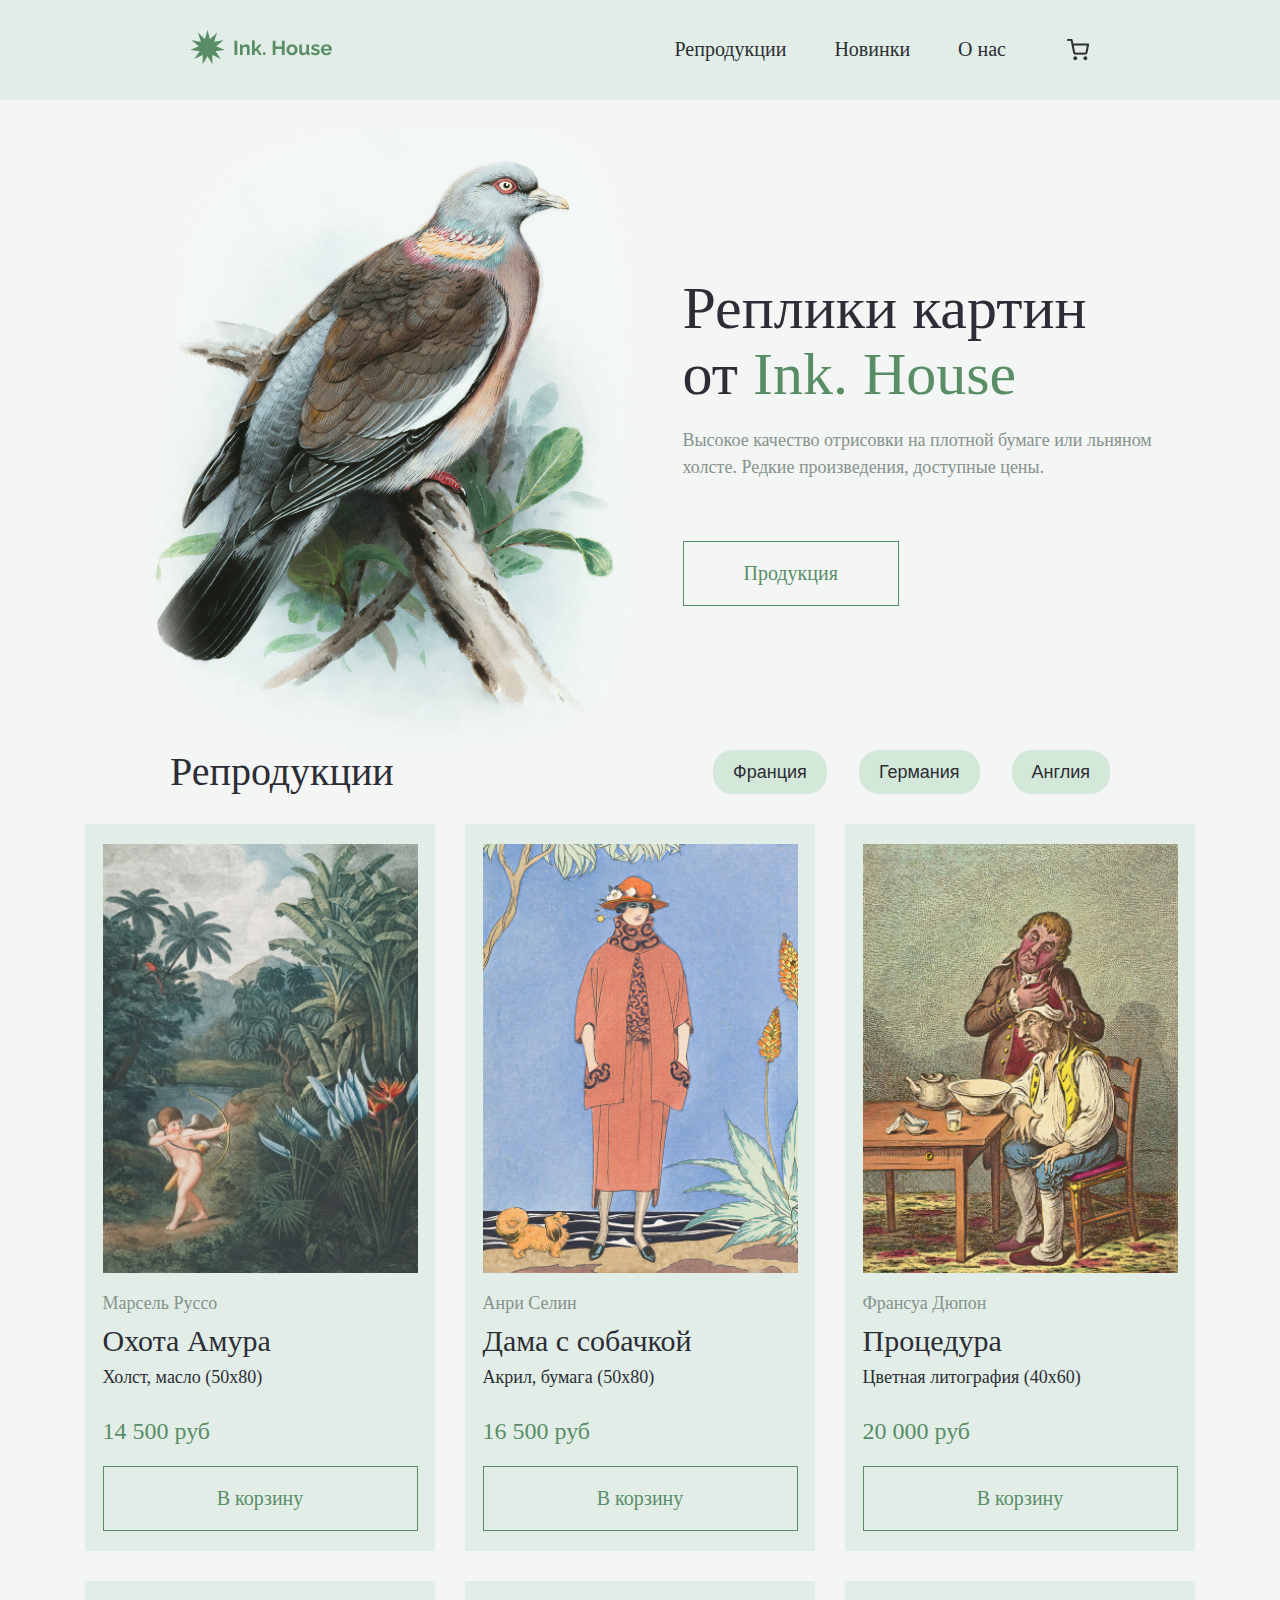
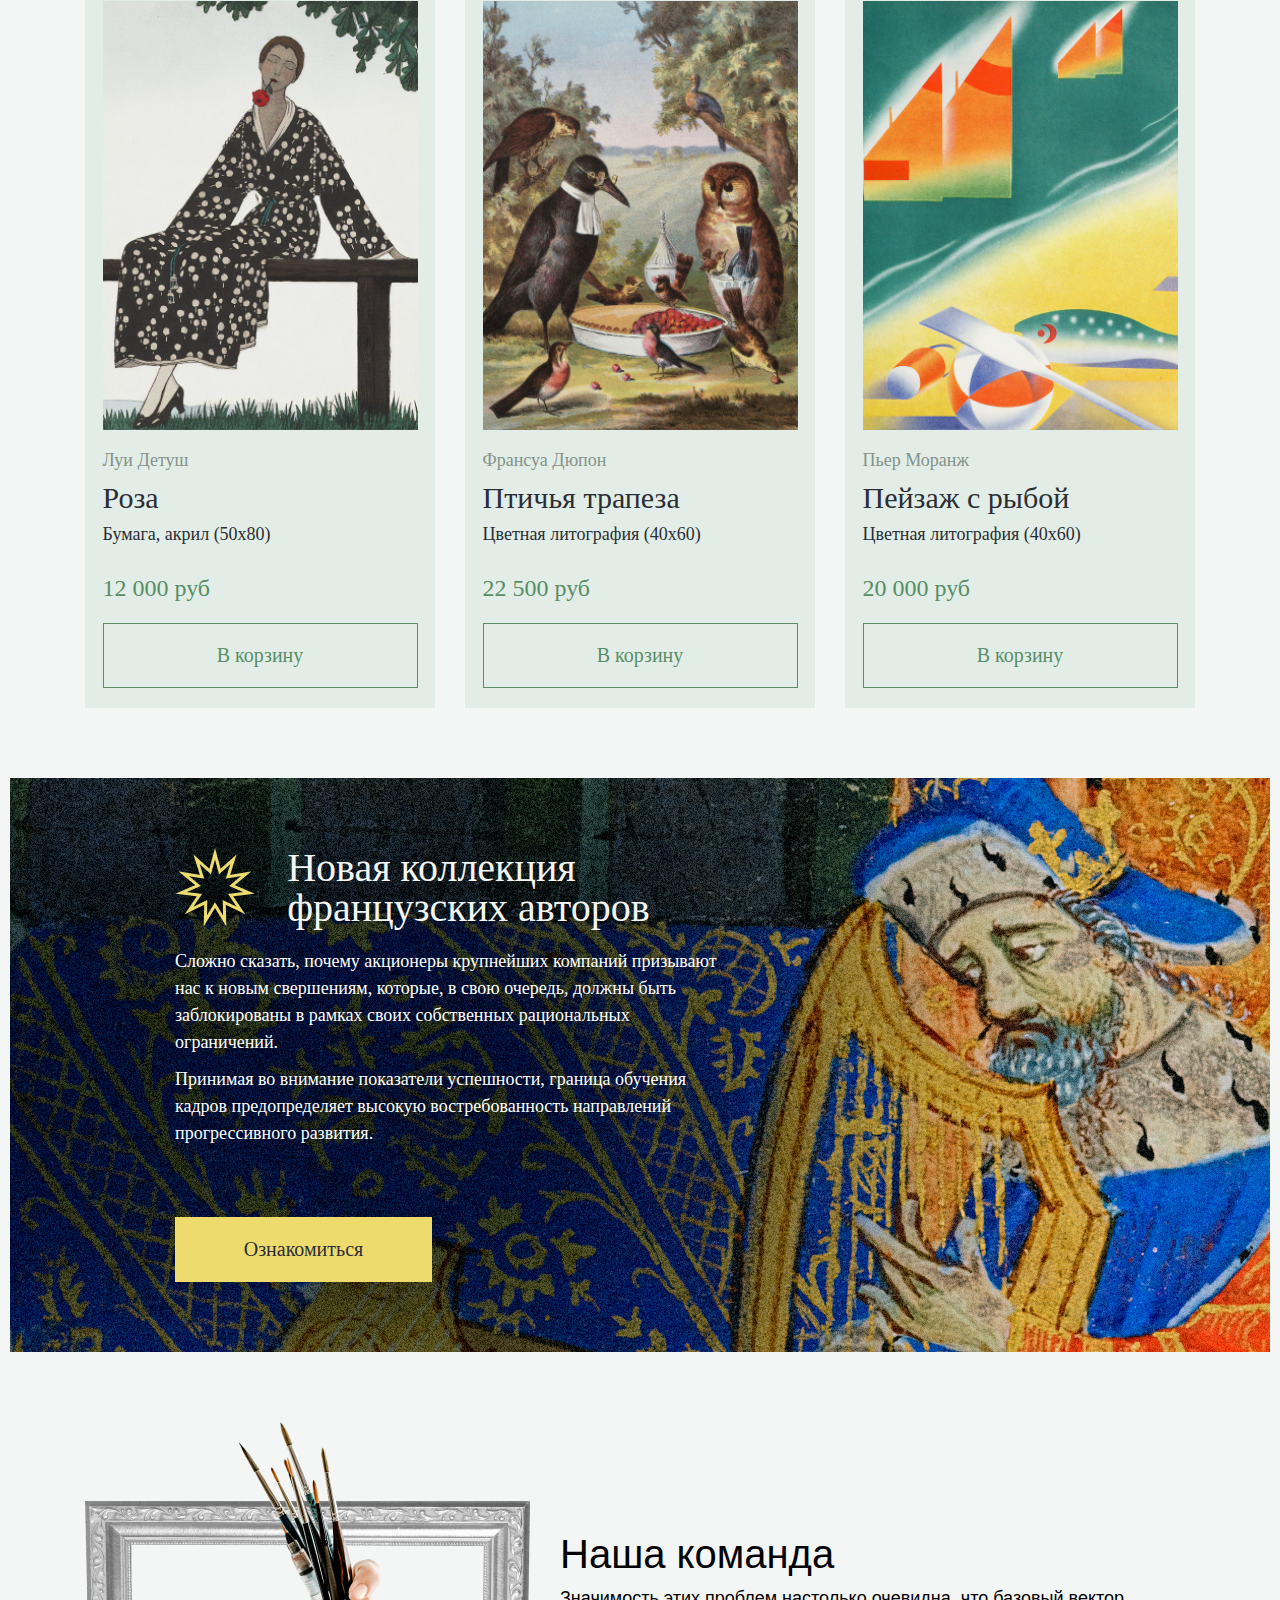
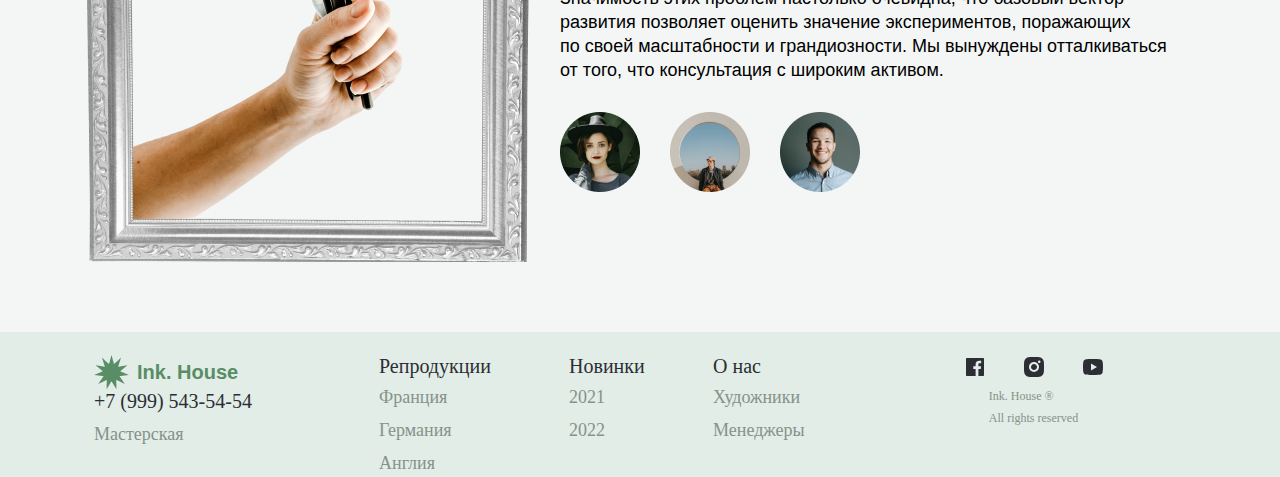
<file: index.html>
<!DOCTYPE html>
<html lang="en">
<head>
    <meta charset="UTF-8">
    <meta name="viewport" content="width=device-width, initial-scale=1">
    <link rel="stylesheet" href="css/style.css" type="text/css">
    <link rel="icon" type="image/png" href="img/favicon.png">
    <title>lnk.House</title>
</head>
<body>

    <div class="page">

        <!--Header-->

        <header class="header">

            <div class="container">
               <div class="header-inner">

                    <div class="header-brands">
                        <div><img src="img/Logo_1110.png"></div>

                    </div>

                    <nav class="header-nav">

                        <ul class="menu">
                           <input type="checkbox" name="toggle" id="menu" class="toggleMenu">
                           <label for="menu" class="toggleMenu"></label>
                           <li>
                                <a class="header-nav-btn" href="#">Репродукции</a>
                           </li>
                           <li>
                                <a class="header-nav-btn" href="#">Новинки</a>
                            </li>
                            <li>
                                <a class="header-nav-btn" href="#">О нас</a>
                            </li>
                        </ul>
                    </nav>
                    <button class="btn-cart"></button>

                </div>
            </div>

        </header> <!-- /.header -->


     <!--Main-->

       <div class="main">
         <div class="container">
             <div class="main-inner">
                <div class="main-img">
                    <img src="img/Layer%200%201.png">
                </div>
                <div class="main-container">
                    <div class="main-title">Реплики картин от <span>Ink. House</span></div>

                   <div class="text">
                       <p>Высокое качество отрисовки на плотной бумаге или льняном холсте. Редкие произведения, доступные цены.</p>
                   </div>

                   <a class="main-btn" href="javascript://">Продукция</a>
                </div>
             </div>
         </div>
       </div> <!-- /.main -->


     <!--Catalog-->

     <div class="catalog">
        <div class="container">
            <div class="catalog-inner">
                 <div class="catalog-header">
                     <div class="catalog-title">
                         Репродукции
                     </div>
                     <div class="catalog-countries">
                        <a class="countries-btn" href="index.html">Франция</a>
                        <a class="countries-btn" href="germany.html">Германия</a>
                        <a class="countries-btn" href="england.html">Англия</a>
                     </div>

                 </div>

                 <div class="catalog-france">
                     <div class="catalog-frame">
                         <div class="slot">
                             <img class="slot-img" src="img/france/%D0%BE%D1%85%D0%BE%D1%82%D0%B0%20%D0%B0%D0%BC%D1%83%D1%80%D0%B0.jpg">
                             <div class="slot-author">Марсель Руссо</div>
                             <div class="slot-name">Охота Амура</div>
                             <div class="slot-materials">Холст, масло (50х80)</div>
                             <div class="slot-price">14 500 руб</div>
                             <a class="slot-btn-shopping-cart" href="javascript://">В корзину</a>
                         </div>
                         <div class="slot">
                             <img class="slot-img" src="img/france/%D0%B4%D0%B0%D0%BC%D0%B0%20%D1%81%20%D1%81%D0%BE%D0%B1%D0%B0%D1%87%D0%BA%D0%BE%D0%B9.jpg">
                             <div class="slot-author">Анри Селин</div>
                             <div class="slot-name">Дама с собачкой</div>
                             <div class="slot-materials">Акрил, бумага (50х80) </div>
                             <div class="slot-price">16 500 руб</div>
                             <a class="slot-btn-shopping-cart" href="javascript://">В корзину</a>
                         </div>
                         <div class="slot">
                             <img class="slot-img" src="img/france/%D0%BF%D1%80%D0%BE%D1%86%D0%B5%D0%B4%D1%83%D1%80%D0%B0.jpg">
                             <div class="slot-author">Франсуа Дюпон</div>
                             <div class="slot-name">Процедура</div>
                             <div class="slot-materials">Цветная литография (40х60) </div>
                             <div class="slot-price">20 000 руб</div>
                             <a class="slot-btn-shopping-cart" href="javascript://">В корзину</a>
                         </div>
                        <div class="slot">
                            <img class="slot-img" src="img/france/%D1%80%D0%BE%D0%B7%D0%B0.jpg">
                             <div class="slot-author">Луи Детуш</div>
                             <div class="slot-name">Роза</div>
                             <div class="slot-materials">Бумага, акрил (50х80) </div>
                             <div class="slot-price">12 000 руб</div>
                             <a class="slot-btn-shopping-cart" href="javascript://">В корзину</a>
                         </div>
                         <div class="slot">
                             <img class="slot-img" src="img/france/%D0%BF%D1%82%D0%B8%D1%87%D1%8C%D1%8F%20%D1%82%D1%80%D0%B0%D0%BF%D0%B5%D0%B7%D0%B0.jpg">
                             <div class="slot-author">Франсуа Дюпон</div>
                             <div class="slot-name">Птичья трапеза</div>
                             <div class="slot-materials">Цветная литография (40х60) </div>
                             <div class="slot-price">22 500 руб</div>
                             <a class="slot-btn-shopping-cart" href="javascript://">В корзину</a>
                         </div>
                         <div class="slot">
                             <img class="slot-img" src="img/france/%D0%BF%D0%B5%D0%B9%D0%B7%D0%B0%D0%B6%20%D1%81%20%D1%80%D1%8B%D0%B1%D0%BE%D0%B9.jpg">
                             <div class="slot-author">Пьер Моранж</div>
                             <div class="slot-name">Пейзаж с рыбой</div>
                             <div class="slot-materials">Цветная литография (40х60) </div>
                             <div class="slot-price">20 000 руб</div>
                             <a class="slot-btn-shopping-cart" href="javascript://">В корзину</a>
                         </div>

                     </div>
                 </div>
          </div>
        </div>
     </div><!-- /.catalog -->

    <!--Promo-->

        <div class="promo">
            <div class="container">
                <div class="promo-inner">
                    <div class="promo-container-img">
                         <div class="img">
                             <div class="promo-content">

                                <div class="promo-container-title">
                                    <div class="img-star"></div>
                                    <div class="promo-title">Новая коллекция французских авторов</div>
                                </div>

                                <div class="promo-text">
                                    <p>Сложно сказать, почему акционеры крупнейших компаний призывают нас к новым свершениям, которые, в свою очередь, должны быть заблокированы в рамках своих собственных рациональных ограничений. </p>
                                    <p>Принимая во внимание показатели успешности, граница обучения кадров предопределяет высокую востребованность направлений прогрессивного развития.</p>
                                </div>

                                <a class="promo-btn" href="javascript://">Ознакомиться</a>


                            </div>
                         </div>
                    </div>


                </div>
            </div>

        </div> <!-- /.promo -->


     <!--Frame-->

     <div class="frame">
        <div class="container">
            <div class="frame-inner">

                 <div class="frame-container">
                     <img src="img/Frame/GroupFrame_1110.png">
                 </div>

                 <div class="frame-content">
                     <div class="frame-title">Наша команда</div>

                     <div class="text-frame">
                         <p>Значимость этих проблем настолько очевидна, что базовый вектор развития позволяет оценить значение экспериментов, поражающих по своей масштабности и грандиозности. Мы вынуждены отталкиваться от того, что консультация с широким активом.</p>
                     </div>

                     <div class="ellipse">
                         <div class="ellipse-img"></div>
                    </div>

                 </div>
            </div>
        </div>
     </div><!-- /.frame -->

    <!--Footer-->

    <div class="footer">
        <div class="container">
            <div class="footer-inner">

                <div class="grid">
                    <div class="brands-contacts">
                        <div class="footer-brands">
                           <img class="brands-icon" src="img/Star%201.png" alt="">
                            Ink. House
                        </div>


                         <div class="footer-contacts">
                            <a class="footer-tel" href="tel:+79995435454">+7 (999) 543-54-54</a>
                            <a class="footer-text" href="tel:+79995435454">Мастерская</a>
                         </div>
                    </div>

                    <div class="footer-nav-countries">
                            <a class="header-nav-btn mobile" href="javascript://">Репродукции</a>
                            <a class="footer-text" href="javascript://">Франция</a>
                            <a class="footer-text" href="javascript://">Германия</a>
                            <a class="footer-text" href="javascript://">Англия</a>
                     </div>

                    <div class="footer-nav-year">
                            <a class="header-nav-btn" href="javascript://">Новинки</a>
                            <a class="footer-text" href="javascript://">2021</a>
                            <a class="footer-text" href="javascript://">2022</a>
                    </div>

                    <div class="footer-nav">
                            <a class="header-nav-btn" href="javascript://">О нас</a>
                            <a class="footer-text" href="javascript://">Художники</a>
                            <a class="footer-text" href="javascript://">Менеджеры</a>

                    </div>

                    <div class="footer-group-btn">
                        <div class="group-btn">
                            <button class="btn-fb" type="button" alt="#"></button>
                            <button class="btn-ig" type="button" alt="#"></button>
                            <button class="btn-yt" type="button" alt="#"></button>
                        </div>
                        <div class="group-text">
                            <a class="text-btn">Ink. House ®</a>
                            <a class="text-btn">All rights reserved</a>
                        </div>
                    </div>
                </div>
            </div>

        </div>
    </div><!-- /.footer -->

    </div> <!-- /.page -->



</body>
</html>
</file>
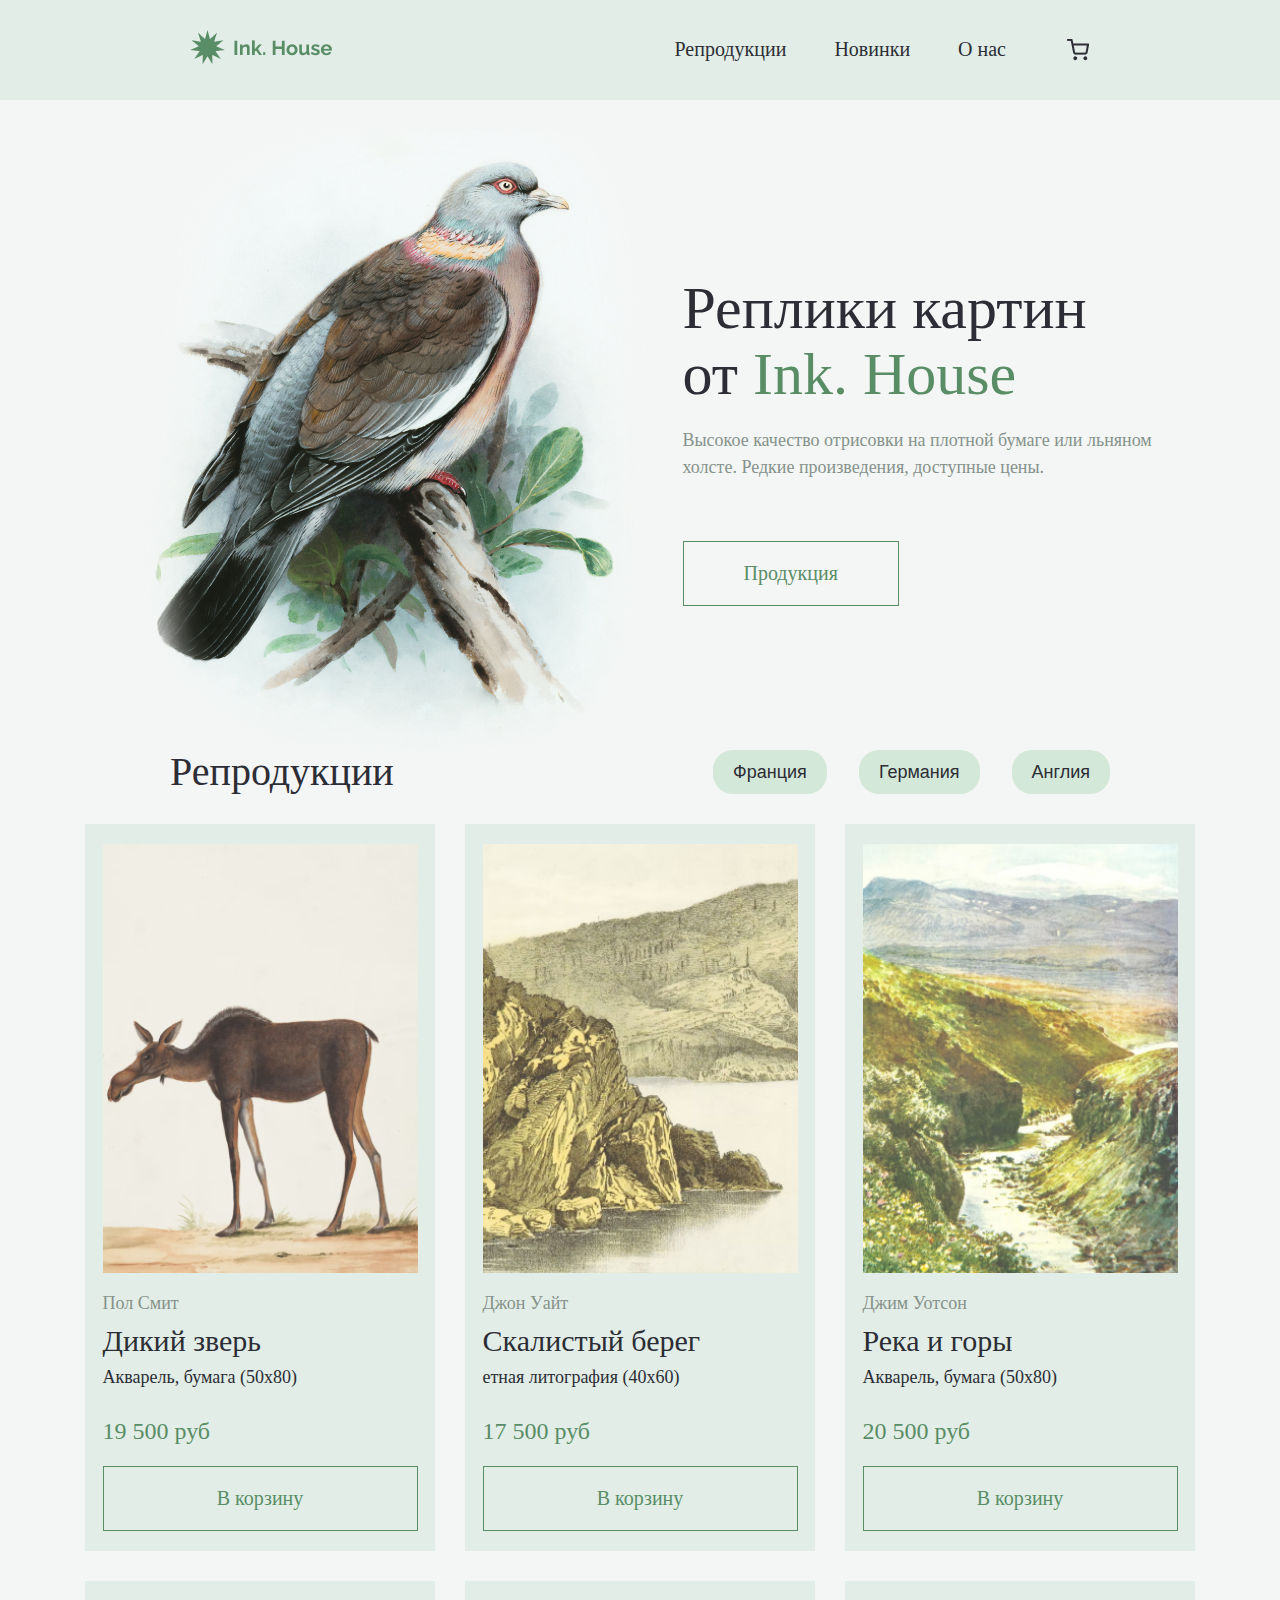
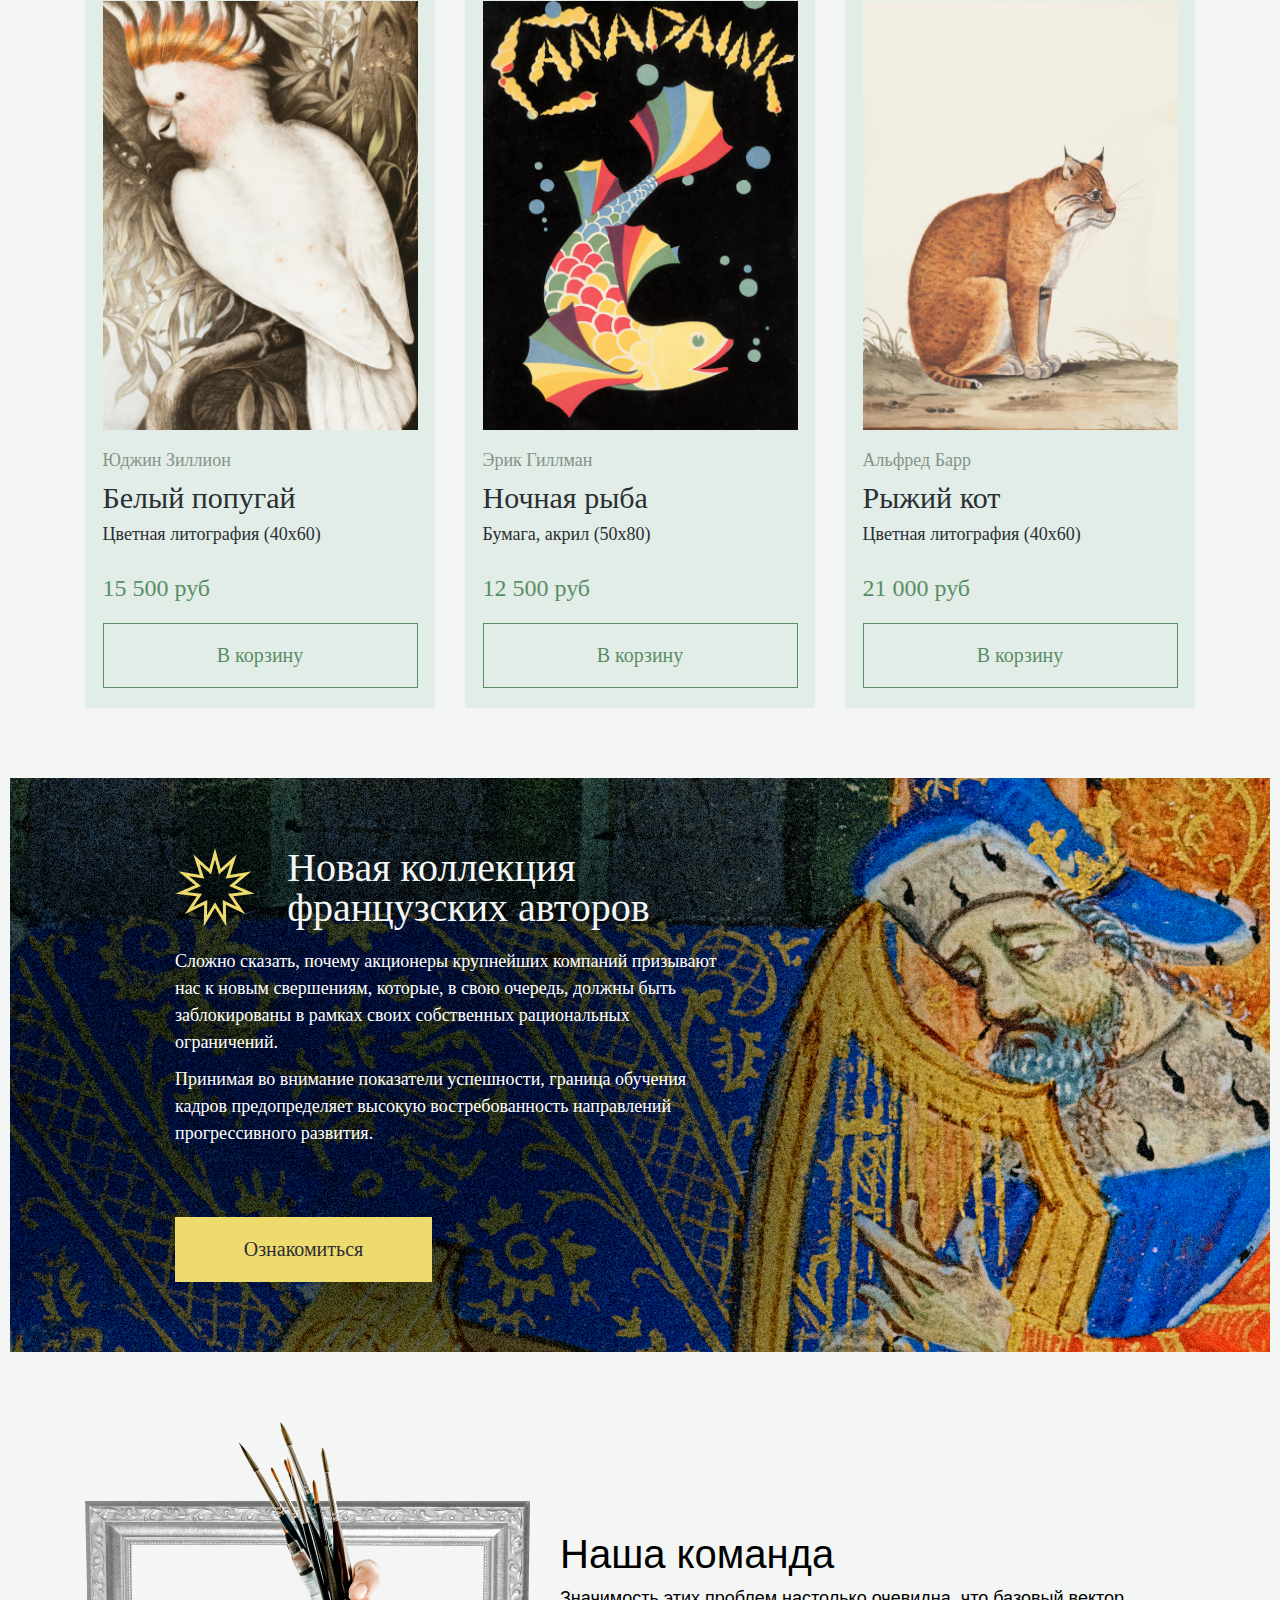
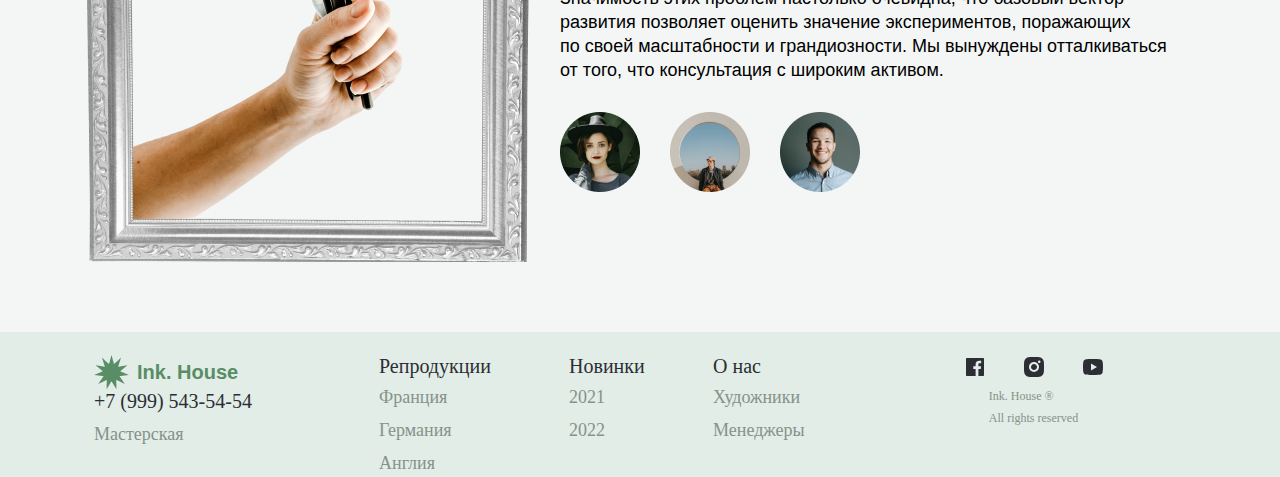
<file: england.html>
<!DOCTYPE html>
<html lang="en">
<head>
    <meta charset="UTF-8">
    <meta name="viewport" content="width=device-width, initial-scale=1">
    <link rel="stylesheet" href="css/style.css" type="text/css">
    <link rel="icon" type="image/png" href="img/favicon.png">
    <title>lnk.House</title>
</head>
<body>

    <div class="page">

        <!--Header-->

        <header class="header">

            <div class="container">
               <div class="header-inner">

                    <div class="header-brands">
                        <div><img src="img/Logo_1110.png"></div>

                    </div>

                    <nav class="header-nav">

                        <ul class="menu">
                           <input type="checkbox" name="toggle" id="menu" class="toggleMenu">
                           <label for="menu" class="toggleMenu"></label>
                           <li>
                                <a class="header-nav-btn" href="#">Репродукции</a>
                           </li>
                           <li>
                                <a class="header-nav-btn" href="#">Новинки</a>
                            </li>
                            <li>
                                <a class="header-nav-btn" href="#">О нас</a>
                            </li>
                        </ul>
                    </nav>
                    <button class="btn-cart"></button>

                </div>
            </div>

        </header> <!-- /.header -->


     <!--Main-->

       <div class="main">
         <div class="container">
             <div class="main-inner">
                <div class="main-img">
                    <img src="img/Layer%200%201.png">
                </div>
                <div class="main-container">
                    <div class="main-title">Реплики картин от <span>Ink. House</span></div>

                   <div class="text">
                       <p>Высокое качество отрисовки на плотной бумаге или льняном холсте. Редкие произведения, доступные цены.</p>
                   </div>

                   <a class="main-btn" href="javascript://">Продукция</a>
                </div>
             </div>
         </div>
       </div> <!-- /.main -->


     <!--Catalog-->

     <div class="catalog">
        <div class="container">
            <div class="catalog-inner">
                 <div class="catalog-header">
                     <div class="catalog-title">
                         Репродукции
                     </div>
                     <div class="catalog-countries">
                        <a class="countries-btn" href="index.html">Франция</a>
                        <a class="countries-btn" href="germany.html">Германия</a>
                        <a class="countries-btn" href="england.html">Англия</a>
                     </div>

                 </div>

                 <div class="catalog-france">
                     <div class="catalog-frame">
                         <div class="slot">
                             <img class="slot-img" src="img/England/%D0%B4%D0%B8%D0%BA%D0%B8%D0%B9%20%D0%B7%D0%B2%D0%B5%D1%80%D1%8C.jpg">
                             <div class="slot-author">Пол Смит</div>
                             <div class="slot-name">Дикий зверь</div>
                             <div class="slot-materials">Акварель, бумага (50х80)</div>
                             <div class="slot-price">19 500 руб</div>
                             <a class="slot-btn-shopping-cart" href="javascript://">В корзину</a>
                         </div>
                         <div class="slot">
                             <img class="slot-img" src="img/England/%D1%81%D0%BA%D0%B0%D0%BB%D0%B8%D1%81%D1%82%D1%8B%D0%B9%20%D0%B1%D0%B5%D1%80%D0%B5%D0%B3.jpg">
                             <div class="slot-author">Джон Уайт</div>
                             <div class="slot-name">Скалистый берег</div>
                             <div class="slot-materials">етная литография (40х60)</div>
                             <div class="slot-price">17 500 руб</div>
                             <a class="slot-btn-shopping-cart" href="javascript://">В корзину</a>
                         </div>
                         <div class="slot">
                             <img class="slot-img" src="img/England/%D1%80%D0%B5%D0%BA%D0%B0%20%D0%B8%20%D0%B3%D0%BE%D1%80%D1%8B.jpg">
                             <div class="slot-author">Джим Уотсон</div>
                             <div class="slot-name">Река и горы</div>
                             <div class="slot-materials">Акварель, бумага (50х80)</div>
                             <div class="slot-price">20 500 руб</div>
                             <a class="slot-btn-shopping-cart" href="javascript://">В корзину</a>
                         </div>
                        <div class="slot">
                            <img class="slot-img" src="img/England/%D0%B1%D0%B5%D0%BB%D1%8B%D0%B9%20%D0%BF%D0%BE%D0%BF%D1%83%D0%B3%D0%B0%D0%B9.jpg">
                             <div class="slot-author">Юджин Зиллион</div>
                             <div class="slot-name">Белый попугай</div>
                             <div class="slot-materials">Цветная литография (40х60)</div>
                             <div class="slot-price">15 500 руб</div>
                             <a class="slot-btn-shopping-cart" href="javascript://">В корзину</a>
                         </div>
                         <div class="slot">
                             <img class="slot-img" src="img/England/%D0%BD%D0%BE%D1%87%D0%BD%D0%B0%D1%8F%20%D1%80%D1%8B%D0%B1%D0%B0.jpg">
                             <div class="slot-author">Эрик Гиллман</div>
                             <div class="slot-name">Ночная рыба</div>
                             <div class="slot-materials">Бумага, акрил (50х80)</div>
                             <div class="slot-price">12 500 руб</div>
                             <a class="slot-btn-shopping-cart" href="javascript://">В корзину</a>
                         </div>
                         <div class="slot">
                             <img class="slot-img" src="img/England/%D1%80%D1%8B%D0%B6%D0%B8%D0%B9%20%D0%BA%D0%BE%D1%82.jpg">
                             <div class="slot-author">Альфред Барр</div>
                             <div class="slot-name">Рыжий кот</div>
                             <div class="slot-materials">Цветная литография (40х60)</div>
                             <div class="slot-price">21 000 руб</div>
                             <a class="slot-btn-shopping-cart" href="javascript://">В корзину</a>
                         </div>

                     </div>
                 </div>
          </div>
        </div>
     </div><!-- /.catalog -->

    <!--Promo-->

        <div class="promo">
            <div class="container">
                <div class="promo-inner">
                    <div class="promo-container-img">
                         <div class="img">
                             <div class="promo-content">

                                <div class="promo-container-title">
                                    <div class="img-star"></div>
                                    <div class="promo-title">Новая коллекция французских авторов</div>
                                </div>

                                <div class="promo-text">
                                    <p>Сложно сказать, почему акционеры крупнейших компаний призывают нас к новым свершениям, которые, в свою очередь, должны быть заблокированы в рамках своих собственных рациональных ограничений. </p>
                                    <p>Принимая во внимание показатели успешности, граница обучения кадров предопределяет высокую востребованность направлений прогрессивного развития.</p>
                                </div>

                                <a class="promo-btn" href="javascript://">Ознакомиться</a>


                            </div>
                         </div>
                    </div>


                </div>
            </div>

        </div> <!-- /.promo -->


     <!--Frame-->

     <div class="frame">
        <div class="container">
            <div class="frame-inner">

                 <div class="frame-container">
                     <img src="img/Frame/GroupFrame_1110.png">
                 </div>

                 <div class="frame-content">
                     <div class="frame-title">Наша команда</div>

                     <div class="text-frame">
                         <p>Значимость этих проблем настолько очевидна, что базовый вектор развития позволяет оценить значение экспериментов, поражающих по своей масштабности и грандиозности. Мы вынуждены отталкиваться от того, что консультация с широким активом.</p>
                     </div>

                     <div class="ellipse">
                         <div class="ellipse-img"></div>
                    </div>

                 </div>
            </div>
        </div>
     </div><!-- /.frame -->

    <!--Footer-->

    <div class="footer">
        <div class="container">
            <div class="footer-inner">

                <div class="grid">
                    <div class="brands-contacts">
                        <div class="footer-brands">
                           <img class="brands-icon" src="img/Star%201.png" alt="">
                            Ink. House
                        </div>


                         <div class="footer-contacts">
                            <a class="footer-tel" href="tel:+79995435454">+7 (999) 543-54-54</a>
                            <a class="footer-text" href="tel:+79995435454">Мастерская</a>
                         </div>
                    </div>

                    <div class="footer-nav-countries">
                            <a class="header-nav-btn mobile" href="javascript://">Репродукции</a>
                            <a class="footer-text" href="javascript://">Франция</a>
                            <a class="footer-text" href="javascript://">Германия</a>
                            <a class="footer-text" href="javascript://">Англия</a>
                     </div>

                    <div class="footer-nav-year">
                            <a class="header-nav-btn" href="javascript://">Новинки</a>
                            <a class="footer-text" href="javascript://">2021</a>
                            <a class="footer-text" href="javascript://">2022</a>
                    </div>

                    <div class="footer-nav">
                            <a class="header-nav-btn" href="javascript://">О нас</a>
                            <a class="footer-text" href="javascript://">Художники</a>
                            <a class="footer-text" href="javascript://">Менеджеры</a>

                    </div>

                    <div class="footer-group-btn">
                        <div class="group-btn">
                            <button class="btn-fb" type="button" alt="#"></button>
                            <button class="btn-ig" type="button" alt="#"></button>
                            <button class="btn-yt" type="button" alt="#"></button>
                        </div>
                        <div class="group-text">
                            <a class="text-btn">Ink. House ®</a>
                            <a class="text-btn">All rights reserved</a>
                        </div>
                    </div>
                </div>
            </div>

        </div>
    </div><!-- /.footer -->

    </div> <!-- /.page -->



</body>
</html>
</file>
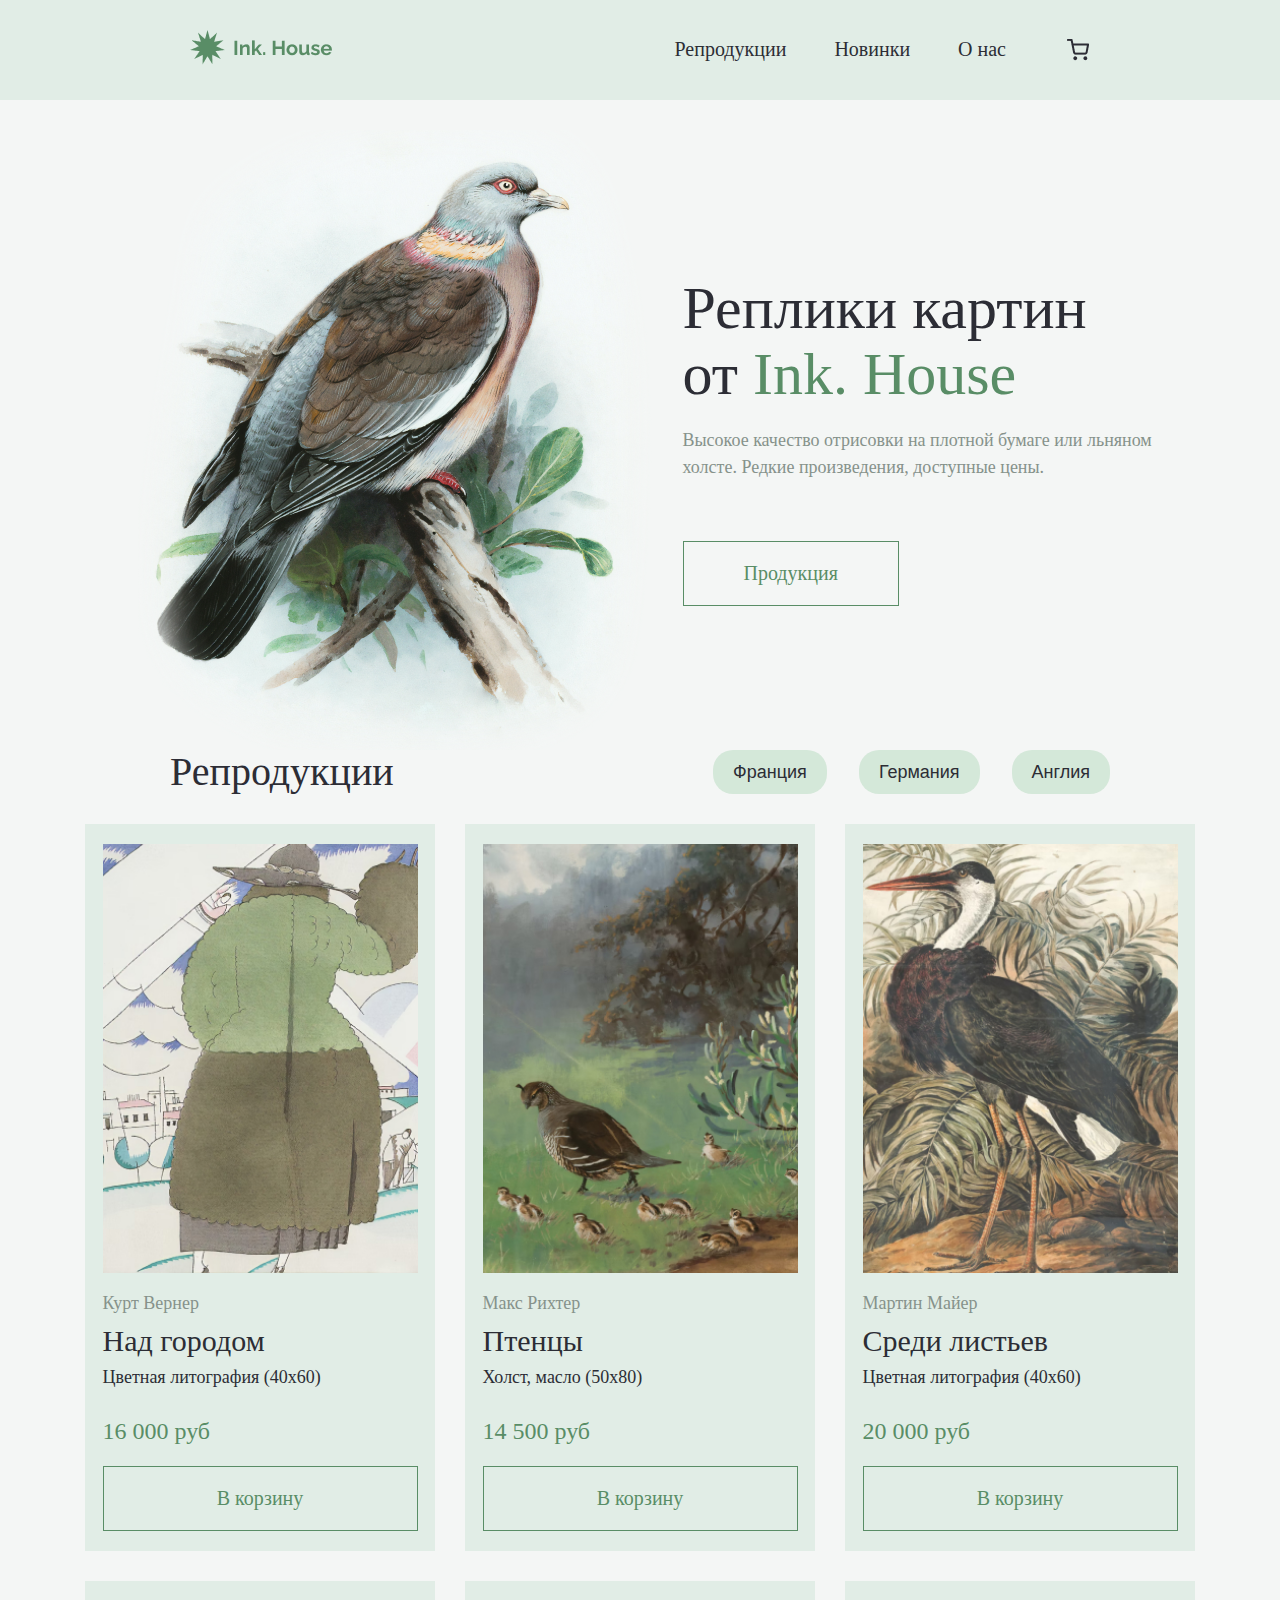
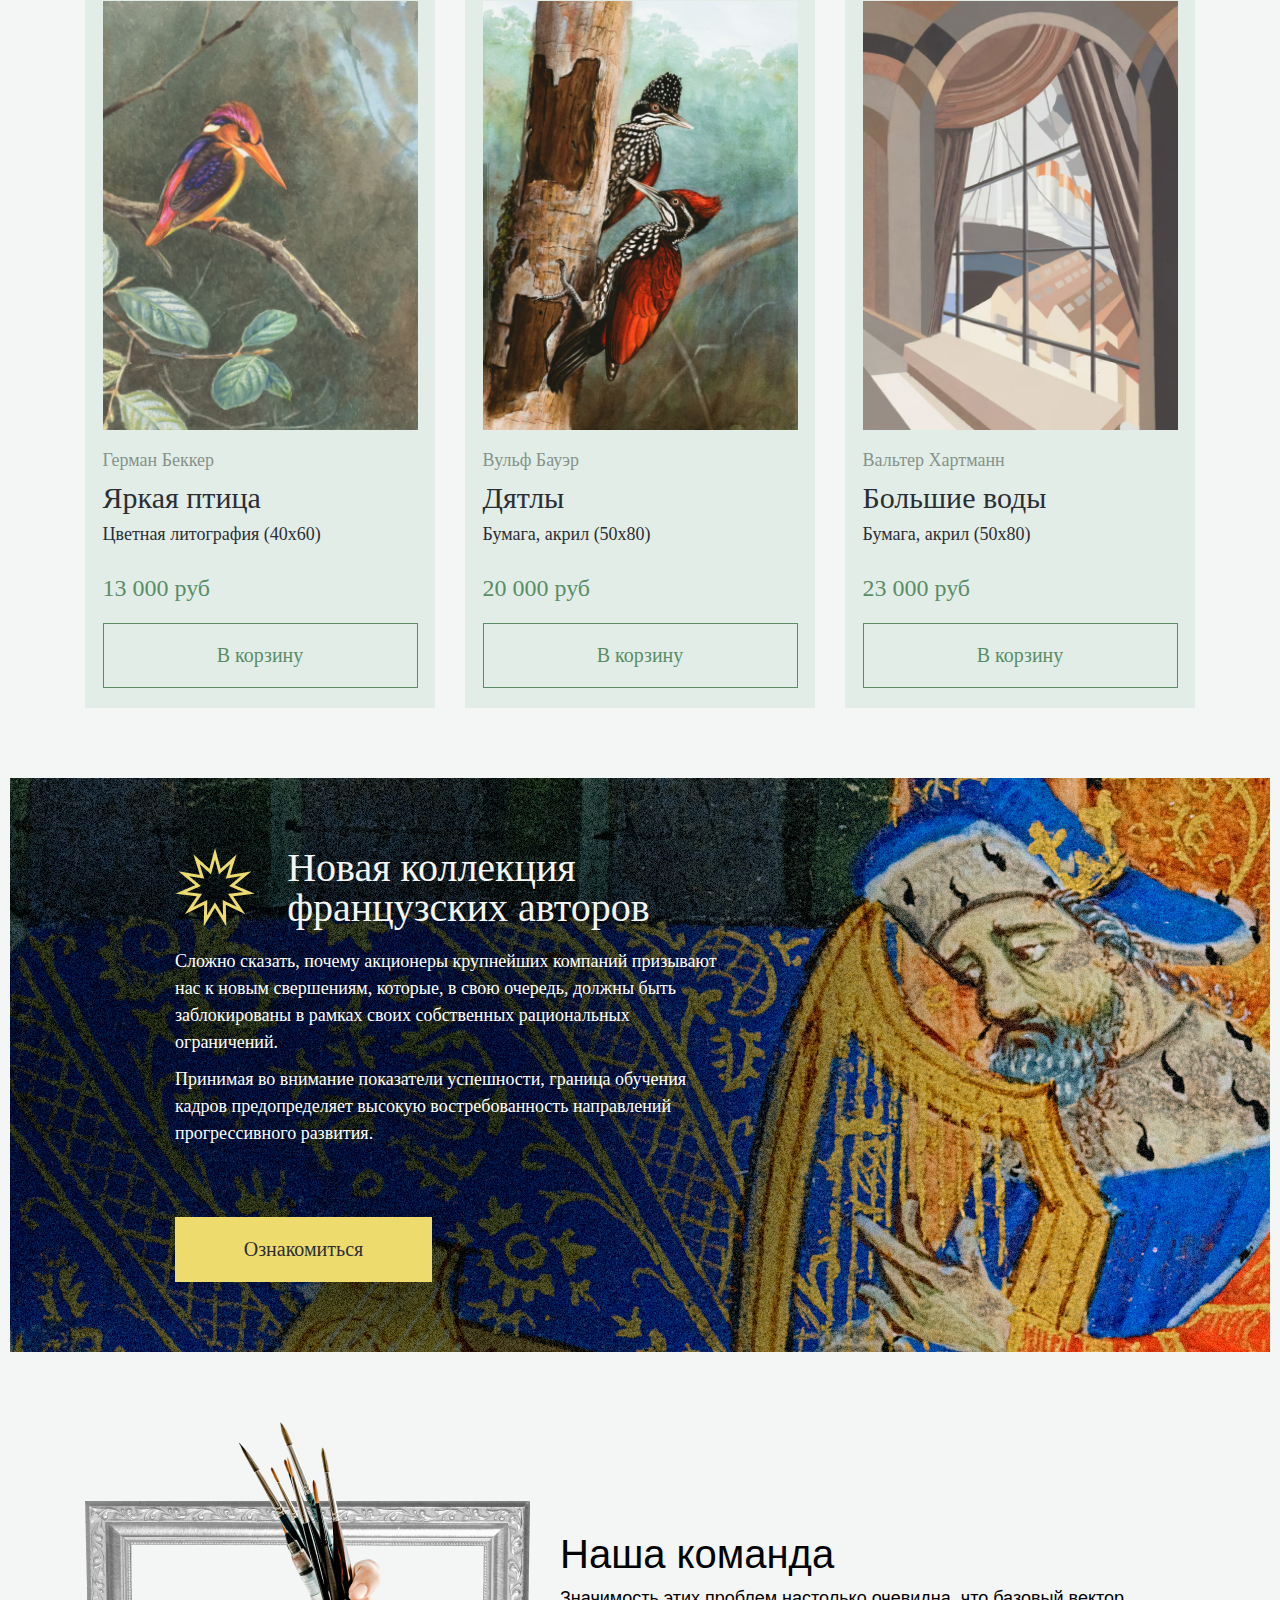
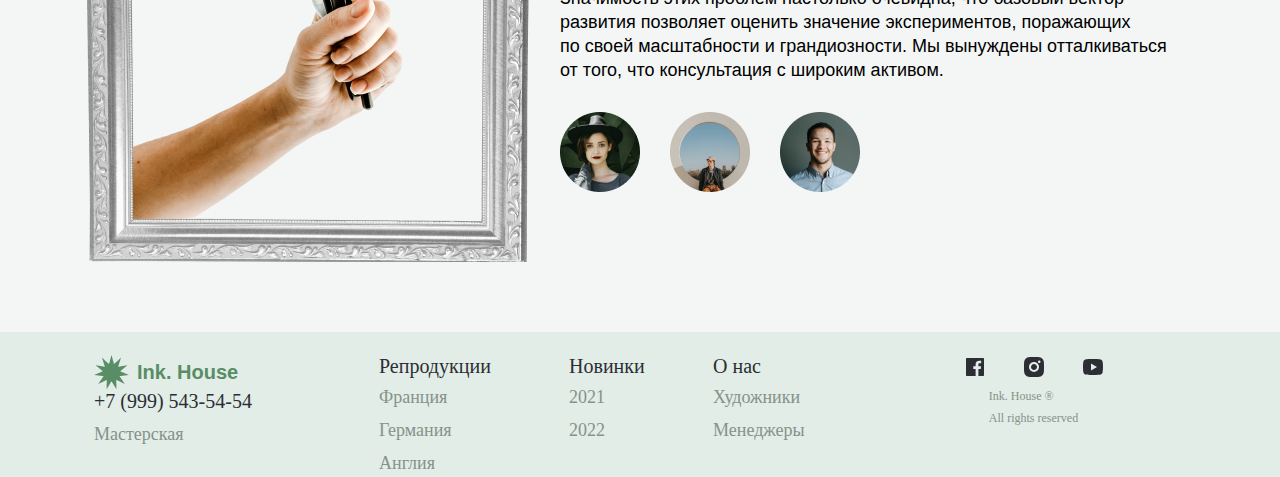
<file: germany.html>
<!DOCTYPE html>
<html lang="en">
<head>
    <meta charset="UTF-8">
    <meta name="viewport" content="width=device-width, initial-scale=1">
    <link rel="stylesheet" href="css/style.css" type="text/css">
    <link rel="icon" type="image/png" href="img/favicon.png">
    <title>lnk.House</title>
</head>
<body>

    <div class="page">

        <!--Header-->

        <header class="header">

            <div class="container">
               <div class="header-inner">

                    <div class="header-brands">
                        <div><img src="img/Logo_1110.png"></div>

                    </div>

                    <nav class="header-nav">

                        <ul class="menu">
                           <input type="checkbox" name="toggle" id="menu" class="toggleMenu">
                           <label for="menu" class="toggleMenu"></label>
                           <li>
                                <a class="header-nav-btn" href="#">Репродукции</a>
                           </li>
                           <li>
                                <a class="header-nav-btn" href="#">Новинки</a>
                            </li>
                            <li>
                                <a class="header-nav-btn" href="#">О нас</a>
                            </li>
                        </ul>
                    </nav>
                    <button class="btn-cart"></button>

                </div>
            </div>

        </header> <!-- /.header -->


     <!--Main-->

       <div class="main">
         <div class="container">
             <div class="main-inner">
                <div class="main-img">
                    <img src="img/Layer%200%201.png">
                </div>
                <div class="main-container">
                    <div class="main-title">Реплики картин от <span>Ink. House</span></div>

                   <div class="text">
                       <p>Высокое качество отрисовки на плотной бумаге или льняном холсте. Редкие произведения, доступные цены.</p>
                   </div>

                   <a class="main-btn" href="javascript://">Продукция</a>
                </div>
             </div>
         </div>
       </div> <!-- /.main -->


     <!--Catalog-->

     <div class="catalog">
        <div class="container">
            <div class="catalog-inner">
                 <div class="catalog-header">
                     <div class="catalog-title">
                         Репродукции
                     </div>
                     <div class="catalog-countries">
                        <a class="countries-btn" href="index.html">Франция</a>
                        <a class="countries-btn" href="germany.html">Германия</a>
                        <a class="countries-btn" href="england.html">Англия</a>
                     </div>

                 </div>

                 <div class="catalog-france">
                     <div class="catalog-frame">
                         <div class="slot">
                             <img class="slot-img"  src="img/Germany/%D0%9D%D0%B0%D0%B4%20%D0%B3%D0%BE%D1%80%D0%BE%D0%B4%D0%BE%D0%BC.jpg">
                             <div class="slot-author">Курт Вернер</div>
                             <div class="slot-name">Над городом</div>
                             <div class="slot-materials">Цветная литография (40х60)</div>
                             <div class="slot-price">16 000 руб</div>
                             <a class="slot-btn-shopping-cart" href="javascript://">В корзину</a>
                         </div>
                         <div class="slot">
                             <img class="slot-img" src="img/Germany/%D0%BF%D1%82%D0%B5%D0%BD%D1%86%D1%8B.jpg">
                             <div class="slot-author">Макс Рихтер</div>
                             <div class="slot-name">Птенцы</div>
                             <div class="slot-materials">Холст, масло (50х80)</div>
                             <div class="slot-price">14 500 руб</div>
                             <a class="slot-btn-shopping-cart" href="javascript://">В корзину</a>
                         </div>
                         <div class="slot">
                             <img class="slot-img" src="img/Germany/%D1%81%D1%80%D0%B5%D0%B4%D1%82%20%D0%BB%D0%B8%D1%81%D1%82%D1%8C%D0%B5%D0%B2.jpg">
                             <div class="slot-author">Мартин Майер</div>
                             <div class="slot-name">Среди листьев</div>
                             <div class="slot-materials">Цветная литография (40х60)</div>
                             <div class="slot-price">20 000 руб</div>
                             <a class="slot-btn-shopping-cart" href="javascript://">В корзину</a>
                         </div>
                        <div class="slot">
                            <img class="slot-img" src="img/Germany/%D1%8F%D1%80%D0%BA%D0%B0%D1%8F%20%D0%BF%D1%82%D0%B8%D1%86%D0%B0.jpg">
                             <div class="slot-author">Герман Беккер</div>
                             <div class="slot-name">Яркая птица</div>
                             <div class="slot-materials">Цветная литография (40х60)</div>
                             <div class="slot-price">13 000 руб</div>
                             <a class="slot-btn-shopping-cart" href="javascript://">В корзину</a>
                         </div>
                         <div class="slot">
                             <img class="slot-img" src="img/Germany/%D0%B4%D1%8F%D1%82%D0%BB%D1%8B.jpg">
                             <div class="slot-author">Вульф Бауэр</div>
                             <div class="slot-name">Дятлы</div>
                             <div class="slot-materials">Бумага, акрил (50х80)</div>
                             <div class="slot-price">20 000 руб</div>
                             <a class="slot-btn-shopping-cart" href="javascript://">В корзину</a>
                         </div>
                         <div class="slot">
                             <img class="slot-img" src="img/Germany/%D0%B1%D0%BE%D0%BB%D1%8C%D1%88%D0%B8%D0%B5%20%D0%B2%D0%BE%D0%B4%D1%8B.jpg">
                             <div class="slot-author">Вальтер Хартманн</div>
                             <div class="slot-name">Большие воды</div>
                             <div class="slot-materials">Бумага, акрил (50х80)</div>
                             <div class="slot-price">23 000 руб</div>
                             <a class="slot-btn-shopping-cart" href="javascript://">В корзину</a>
                         </div>

                     </div>
                 </div>
          </div>
        </div>
     </div><!-- /.catalog -->

    <!--Promo-->

        <div class="promo">
            <div class="container">
                <div class="promo-inner">
                    <div class="promo-container-img">
                         <div class="img">
                             <div class="promo-content">

                                <div class="promo-container-title">
                                    <div class="img-star"></div>
                                    <div class="promo-title">Новая коллекция французских авторов</div>
                                </div>

                                <div class="promo-text">
                                    <p>Сложно сказать, почему акционеры крупнейших компаний призывают нас к новым свершениям, которые, в свою очередь, должны быть заблокированы в рамках своих собственных рациональных ограничений. </p>
                                    <p>Принимая во внимание показатели успешности, граница обучения кадров предопределяет высокую востребованность направлений прогрессивного развития.</p>
                                </div>

                                <a class="promo-btn" href="javascript://">Ознакомиться</a>


                            </div>
                         </div>
                    </div>


                </div>
            </div>

        </div> <!-- /.promo -->


     <!--Frame-->

     <div class="frame">
        <div class="container">
            <div class="frame-inner">

                 <div class="frame-container">
                     <img src="img/Frame/GroupFrame_1110.png">
                 </div>

                 <div class="frame-content">
                     <div class="frame-title">Наша команда</div>

                     <div class="text-frame">
                         <p>Значимость этих проблем настолько очевидна, что базовый вектор развития позволяет оценить значение экспериментов, поражающих по своей масштабности и грандиозности. Мы вынуждены отталкиваться от того, что консультация с широким активом.</p>
                     </div>

                     <div class="ellipse">
                         <div class="ellipse-img"></div>
                    </div>

                 </div>
            </div>
        </div>
     </div><!-- /.frame -->

    <!--Footer-->

    <div class="footer">
        <div class="container">
            <div class="footer-inner">

                <div class="grid">
                    <div class="brands-contacts">
                        <div class="footer-brands">
                           <img class="brands-icon" src="img/Star%201.png" alt="">
                            Ink. House
                        </div>


                         <div class="footer-contacts">
                            <a class="footer-tel" href="tel:+79995435454">+7 (999) 543-54-54</a>
                            <a class="footer-text" href="tel:+79995435454">Мастерская</a>
                         </div>
                    </div>

                    <div class="footer-nav-countries">
                            <a class="header-nav-btn mobile" href="javascript://">Репродукции</a>
                            <a class="footer-text" href="javascript://">Франция</a>
                            <a class="footer-text" href="javascript://">Германия</a>
                            <a class="footer-text" href="javascript://">Англия</a>
                     </div>

                    <div class="footer-nav-year">
                            <a class="header-nav-btn" href="javascript://">Новинки</a>
                            <a class="footer-text" href="javascript://">2021</a>
                            <a class="footer-text" href="javascript://">2022</a>
                    </div>

                    <div class="footer-nav">
                            <a class="header-nav-btn" href="javascript://">О нас</a>
                            <a class="footer-text" href="javascript://">Художники</a>
                            <a class="footer-text" href="javascript://">Менеджеры</a>

                    </div>

                    <div class="footer-group-btn">
                        <div class="group-btn">
                            <button class="btn-fb" type="button" alt="#"></button>
                            <button class="btn-ig" type="button" alt="#"></button>
                            <button class="btn-yt" type="button" alt="#"></button>
                        </div>
                        <div class="group-text">
                            <a class="text-btn">Ink. House ®</a>
                            <a class="text-btn">All rights reserved</a>
                        </div>
                    </div>
                </div>
            </div>

        </div>
    </div><!-- /.footer -->

    </div> <!-- /.page -->



</body>
</html>
</file>
<file: css/style.css>
body {
    margin: 0;

    font-family: 'Raleway', sans-serif;
    font-size: 18px;
    line-height: 24px;
}

*,
*:before,
*:after {
    box-sizing: border-box;
}
h1, h2, h3, h4, h5, h6 {
    margin: 0;

}

p {
    margin: 0 0 10px;
}

.container {
    display: flex;
    width: 100%;
    height: 100%;
    max-width: 1440px;
    margin: 0 auto;
    padding: 0 10px;

    justify-content: center;

}

.menu [type="checkbox"]{
        display: none;}

.menu label.toggleMenu {
    display: none;
}


/* Page
=================*/

.page {
    width:100%;
    position: relative;
    background: #F4F6F5;
    overflow: hidden;


}

/* Header
=================*/

.header {

    display: flex;
    height: 100px;
    justify-content:space-between;
    align-items: center;

    background: #E1EDE6;
}

.header-inner {

    display:flex;
    justify-content: space-between;
    align-items: center;
    padding: 0 15px;
    width: 100%;
}

.header-brands {
    width: auto;
    display: flex;
    align-items:center;
    font-size: 20px;
    font-weight: 700;
    margin-right: auto;
    white-space: nowrap;
    transform: translateX(165px);

    color: #598D66;
}

.brands-icon {
    margin-right: 8px;
}

.header-nav {
    display: flex;
    grid-column-gap: 60px;
    border: 0;
    margin-right: 60px;
}

.menu.a, li {
    text-decoration: none;
    list-style: none;
    list-style-type: none;
    list-style-image: none;
    white-space: nowrap;
}

.menu {
    display: flex;
    grid-gap: 48px;
    padding: 0;
    margin: 0;
}

.header-nav-btn {
    color: #2C2D35;

    font-family: Raleway;
    font-size: 20px;
    font-style: normal;
    font-weight: 500;
    line-height: normal;
    text-decoration: none;

    margin-right: 0px;

    transition: color .2s linear;
}



.header-nav-btn:hover {
    color: #598D66;
}

.header-nav-btn:active {
   color: #376B44;

}

.btn-cart {
    display: block;
    width: 24px;
    height: 24px;
    border: 0;
    margin-right: 165px;
    cursor: pointer;

    background: #E1EDE6;
    background-image: url(../img/cart/cart.png);
    background-repeat: no-repeat;
    background-position: center;

    transition: color .2s linear;
}


.btn-cart:hover {
    background-image:url(../img/cart/shopping-cart-hover.svg);
}

.btn-cart:active {

    background-image:url(../img/cart/shopping-cart-active.svg);
}





/* Main
=================*/

.main {
    width: 100%;
    display: flex;
    justify-content: center;
    align-items: center;

    grid-column-gap: 30px;

    color: #598D66;
}

.main-inner {
    display: flex;
    width: 100%;
    height: auto;
    margin-top: 30px;
    justify-content: center;
    align-items: center;
    grid-gap: 30px;

}

.main-img {
    display: flex;
    width: auto;
    height: auto;
}
.main-img img {
    width: 100%;
    min-width: 205px;
    height: 100%;
    object-fit: contain;

}

.main-container {

    width: 540px;
    max-width: 485px;
    height: 331px;
}

.main-title {
    margin-bottom: 20px;

    color: #2C2D35;

    font-family: Raleway;
    font-size: 60px;
    font-style: normal;
    font-weight: 500;
    line-height: 110%; /* 66px */
}

.main-title span {
    color: #598D66;
}


.text {
    margin-bottom: 60px;

    color: #86928B;

    font-family: Raleway;
    font-size: 18px;
    font-style: normal;
    font-weight: 500;
    line-height: 150%; /* 27px */

}

.main-btn {

    display: inline-flex;
    height: 65px;
    padding: 20px 60px;
    justify-content: center;
    align-items: center;

    color: #598D66;

    font-family: Raleway;
    font-size: 20px;
    font-style: normal;
    font-weight: 500;
    line-height: normal;

    text-decoration: none;
    border:1px solid #598D66;

    transition: color .2s linear;
}


.main-btn:hover {
    color: #fff;
    background-color: #598D66;
}

.main-btn:active {
    color: #fff;
    background-color: #376B44;

}


/* Catalog
=================*/

.catalog {
    display: flex;
    flex-direction: column;
    align-items:center;
    justify-content: center;


}

.catalog-inner {
    display: flex;
    width: 100%;
   align-items: center;
    flex-direction: column;
}

.catalog-header {
    display: flex;
    width: 100%;
    justify-content: space-between;
    align-items:flex-start;

    margin-bottom: 30px;
    padding: 0 15px;

}

.catalog-title {
    display: flex;
    margin-right: auto;
    transform: translateX(145px);

    color: #2C2D35;
    font-family: Raleway;
    font-size: 40px;
    font-style: normal;
    font-weight: 500;
    line-height: 110%; /* 44px */


}

.catalog-countries {
    display: flex;
    align-items: flex-start;
    grid-column-gap: 32px;
    margin-right: 145px;
}

.countries-btn {
    display: flex;
    padding: 10px 20px;
    align-items: flex-start;

    border-radius: 20px;
    background: #D4E8D9;

    color:#2C2D35;
    text-decoration: none;

}


.countries-btn:hover {
    background: #598D66;

    color:#F4F6F5;
}

.countries-btn:active {
    background: #376B44;

    color: #F4F6F5;
}

.catalog-france,
.catalog-germany,
.catalog-england {

    display: flex;
    flex-direction: column;
    align-items:center;
    grid-column-gap: 30px;

    width: 100%;

}

.catalog-frame {
    display: grid;
    grid-template-columns: minmax(203px, 350px) minmax(203px, 350px) minmax(203px, 350px);

    grid-gap: 30px;
}

.slot {
    display: flex;
    width: 100%;
    height: auto;
    align-items:center;
    flex-direction: column;
    justify-content: flex-start;
    position: relative;

    background: #E1EDE6;
}


.slot-img {
    margin-top: 20px;
    width: 90%;
    height: auto;
    object-fit: cover;
}


.slot-author {
    width: 90%;
    height: 21px;

    color: #86928B;

    font-family: Raleway;
    font-size: 18px;
    font-style: normal;
    font-weight: 500;
    line-height: normal;

    margin-top: 20px;
    position:relative;



}

.slot-materials {
    width: 90%;
    height: 21px;

    color: #2C2D35;

    font-family: Raleway;
    font-size: 18px;
    font-style: normal;
    font-weight: 500;
    line-height: normal;

    margin-top: 8px;

}

.slot-name {
    width: 90%;
    height: 35px;

    color: #2C2D35;

    font-family: Raleway;
    font-size: 30px;
    font-style: normal;
    font-weight: 500;
    line-height: normal;


    margin-top: 10px;

}

.slot-price {
    width: 90%;
    height: 28px;

    color: #598D66;

    font-family: Raleway;
    font-size: 24px;
    font-style: normal;
    font-weight: 500;
    line-height: normal;

    margin-top: 30px;
    position: relative;



}

.slot-btn-shopping-cart {
    display: flex;
    width: 90%;
    height: 65px;
    padding: 20px 60px;
    justify-content: center;
    align-items: center;
    margin: 20px 0;

    color: #598D66;
    border: 1px solid #598D66;

    font-family: Raleway;
    font-size: 20px;
    font-style: normal;
    font-weight: 500;
    line-height: normal;
    text-decoration: none;

}

.slot-btn-shopping-cart:hover {
    color: #fff;
    background-color: #598D66;
}

.slot-btn-shopping-cart:active {
    color: #fff;
    background-color: #376B44;
}


/* Promo
=================*/

.promo {
    display: flex;
    height: auto;

    margin-top: 70px;
}

.promo-inner {
    display: flex;
    position: relative;
    justify-content: center;
    width: 100%;
    height: auto;
}

.promo-container-img {
    display: flex;
    position: relative;
    overflow: hidden;
    width: 100%;
    height: auto;
}

.img {
    background-image: url(../img/promo/pic_background_1110.png);
    background-repeat: no-repeat;
    display: flex;
    width: 100%;
    height: 100%;
}



.promo-content {
    display: flex;
    flex-direction: column;
    width: 100%;
    height: auto;
    margin: 0 0 70px 165px;

}


.promo-container-title {
    display: flex;
    align-items:center;
    grid-column-gap: 20px;

    margin-top: 70px;

    width: 521px;
    height: 80px;
}

.img-star {
    background-image: url(../img/promo/Star%202.png);
    width: 149px;
    height: 80px;
    background-repeat: no-repeat;
}

.promo-title {
    color: #F4F6F5;

    font-family: Raleway;
    font-size: 40px;
    font-style: normal;
    font-weight: 500;
    line-height: 100%;


}

.promo-text {
    color: #FFF;

    font-family: Raleway;
    font-size: 18px;
    font-style: normal;
    font-weight: 500;
    line-height: 150%;

    width: 555px;


    margin-top: 20px;
}

.promo-btn {
    display: inline-flex;
    width: 257px;
    height: 65px;
    padding: 20px 60px;
    justify-content: center;
    align-items: center;

    margin-top: 60px;

    background: #EEDB6D;

    color: #2C2D35;

    font-family: Raleway;
    font-size: 20px;
    font-style: normal;
    font-weight: 500;
    line-height: normal;
    text-decoration: none;
}

.promo-btn:hover {
    background: #FAEB97;
}


.promo-btn:active {
    background: #D9B949;
}


/* Frame
=================*/


.frame {
    display: flex;
    justify-content: center;
    align-items: center;
    margin: 70px auto;

    height: auto;
}

.frame-inner {
    display:flex;
    width: 100%;
    height: 100%;
    grid-gap: 30px;
    justify-content: center;
}

.frame-container {
    display: flex;
    width: auto;
    height: auto;
}

.frame-container img {

    width: 100%;
    max-width: 651px;
    min-width: 445px;
    height: 100%;
    object-fit: contain;
}

.frame-content {
    display: flex;
    flex-direction: column;
    width: 635px;
    height: auto;
    justify-content: center;

}
.frame-title {
    display: block;
    font-size: 40px;
    margin: 50px 0 20px;
}

.text-frame {
margin-bottom: 20px;
}

.ellipse {
    display: flex;
    width: auto;
    height: auto;
}


.ellipse-img {
    display: flex;
    width: 300px;
    height: 80px;
    background-image: url(../img/Frame/EllipseGroup_1110.png);
    background-repeat: no-repeat;

}


/* Footer
=================*/

.footer {
    width: 100%;
    height: auto;
    background: #E1EDE6;
    position: relative;
    margin-top: auto;
    justify-content: center;
    align-items: center;
    }

.footer-inner {
    display: flex;
    width: 100%;
    height: 100%;
    margin-top: 23px;
    justify-content: center;
}


.grid {

    display:grid;
    grid-template-columns: minmax(170px, 225px) 130px 84px 108px minmax(135px, 305px);
    grid-template-rows: auto;
    grid-gap: 60px;
   }

.brands-contacts {
    display:flex;
    flex-direction: column;


}

.footer-brands {
    display: flex;
    align-items:center;
    font-size: 20px;
    font-weight: 700;
    color: #598D66;
}

.footer-contacts {
    display:flex;
    flex-direction: column;
    grid-gap: 8px;

}

.footer-tel {
    color: #2C2D35;

    font-family: Raleway;
    font-size: 20px;
    font-style: normal;
    font-weight: 500;
    line-height: normal;

    text-decoration: none;
    width: 170px;
}

.footer-nav-countries {
    display: flex;
    flex-direction: column;
    text-decoration: none;
    grid-gap: 6px;


}

.footer-nav-year {
    display: flex;
    flex-direction: column;
    text-decoration: none;
    grid-gap: 6px;

}

.footer-nav {
    display: flex;
    flex-direction: column;
    text-decoration: none;
    grid-gap: 6px;

}

.footer-text {
    color: #86928B;

    font-family: Raleway;
    font-size: 18px;
    font-style: normal;
    font-weight: 500;
    line-height: 150%;
    text-decoration: none;
}

.footer-group-btn {
    display:flex;
    flex-direction: column;
    grid-gap: 10px;
    align-items: center;

}

.group-btn {
   display:flex;
   grid-column-gap: 35px;
}

.btn-fb {
    width: 24px;
    height: 24px;
    border: 1px;
    padding: 1px;
    background: #E1EDE6;

    background-image: url(../img/footer/Frame%20fb.svg);
    background-repeat: no-repeat;
    background-position: center;

    cursor: pointer;
}

.btn-ig {
    width: 24px;
    height: 24px;
    border: 1px;
    padding: 1px;
    background: #E1EDE6;

    background-image: url(../img/footer/Frame%20foto.svg);
    background-repeat: no-repeat;
    background-position: center;

    cursor: pointer;
}

.btn-yt {
    width: 24px;
    height: 24px;
    border: 1px;
    padding: 1px;
    background: #E1EDE6;

    background-image: url(../img/footer/Frame%20vid.svg);
    background-repeat: no-repeat;
    background-position: center;

    cursor: pointer;
}

.group-text {
    display:flex;
    flex-direction: column;
    grid-gap: 8px;
}

.text-btn {
   color: #86928B;

    font-family: Raleway;
    font-size: 12px;
    font-style: normal;
    font-weight: 500;
    line-height: 120%;
}




/* Media 1020
=================*/

@media screen and (max-width: 1020px) {


/* Header */

    .header-brands {
        transform: translateX(30px);
    }

    .btn-cart {
        margin-right: 30px;
    }

/* Main */

    .main-container {
        width: 330px;
        min-width: 310px;
    }

    .main-title {
        font-size: 40px;
    }

    .text {
        margin-bottom: 40px;
    }

    .main-btn {
        height: 60px;
    }


    /* Catalog*/

    .catalog-title {

        font-size: 30px;
        transform: translateX(15px);
    }

    .catalog-countries {
        margin-right: 15px;
    }

    .slot-name {
        font-size: 24px;
    }

    .slot-btn-shopping-cart {
        width: 98%;
    }

    /* Promo*/

    .promo-content {
        margin-left: 40px;
    }


    /* Footer */

    .footer-inner {
        display: flex;
        width: 100%;
        height: 250px;
        justify-content: center;
        align-items: center;
    }

    .footer-brands {
        margin-bottom: 20px;
    }

    .grid {
        grid-template-columns: 1fr 1fr 1fr 1fr;
        grid-template-rows: 52px 122px;
   }


    .brands-contacts {
        flex-direction: row;
        grid-column: 1/-1;
        grid-row: 1;
        justify-content: space-between;
    }


}


/* Media 680
=================*/

@media screen and (max-width: 760px) {

/* Header */

    .header {
        height: 100%;
    }

    .header-inner {
        display: grid;
        grid-template-columns: 1fr 1fr 1fr;
        grid-auto-rows: 50px 50px;
    }

    .header-brands {
        width: 100%;
        grid-column: 1/-1;
        justify-content: center;
        border-bottom: 1px solid #C3D1C6;
        transform: translate(0);
    }

    .header-nav {
        grid-column: 1/3;
    }

    .btn-cart {
        margin-left: auto;
    }

  /* Main */

    .main-inner {
        height: 100%;
    }
    .main-container {
        width: 285px;
        height: auto;
    }

    .main-title {
        display: block;
        font-size: 36px;
        margin-bottom: 10px;
        width: 285px;
         min-width: 285px;
    }

    .text {
        display: block;
        max-width: 285px;
        margin-bottom: 10px;
        font-size: 16px;
    }

    .main-btn {
        width: 178px;
        height: 50px;
        font-size: 18px;
    }


/* Catalog */

    .catalog-inner {
        margin-top: 40px;
        align-items: flex-start;
    }

    .catalog-header {
        flex-direction: column;
        width: 100%;
    }

    .catalog-title {
        font-size: 24px;
        margin-bottom: 20px;
    }
    .catalog-frame {
        grid-template-columns: minmax(203px, 350px) minmax(203px, 350px);
    }

    .slot {
        width: auto;
        max-width: 330px;
    }


   /* Promo*/

    .promo-inner {
        height: auto;
        width: 100%;
    }

    .img {
        background-image: url(../img/promo/pic_background_680.png);
        background-size: cover;
    }

    .img-star {
        background-image: url(../img/promo/Star%202%20510.png);
        width: 85px;
        height: 50px;
        background-repeat: no-repeat;
    }

    .promo-content {
        margin: 0 0 70px 0;
    }

    .promo-container-title {
        margin-top: 35px;
        margin-left: 33px;
        width: 354px;
    }

    .promo-title {
        font-size: 24px;
    }

    .promo-text {
        font-size: 16px;
        font-style: normal;
        font-weight: 500;
        line-height: 140%;
        margin-left: 33px;
        width: auto;
        min-width: 510px;
        margin-top: 0;
    }

    .promo-btn {
        margin-left: 33px;
        margin-top: 10px;
        width: 190px;
        height: 50px;
        font-size: 18px;
        }


 /* Frame */

    .frame {
        margin: 0;
        height: auto;
    }
    .frame-inner {
        flex-direction: column;
    }

    .frame-container {
        max-width: 414px;
        max-height: 510px;
        margin: 70px auto auto 39px;

    }
    .frame-content {
        width: auto;
        margin-left: 39px;

        }

    .frame-title {
        margin: 0 0 30px;
        font-size: 24px;
        font-style: normal;
        font-weight: 500;
        }

    .text-frame {
        font-size: 16px;
        }

    .ellipse-img {
        margin-bottom: 70px;
    }

     /* Footer */

    .footer-inner {
        display: flex;
        width: 100%;
        height: 100%;
        justify-content: center;
        align-items: center;
    }

    .grid {
        grid-template-columns: 1fr 1fr 1fr;
        grid-template-rows: 103px 129px 87px;
        grid-gap: 5px 60px;
   }

    .footer-contacts {
        justify-content: center;
    }

    .brands-contacts {
        flex-direction: row;
        grid-column: 1/-1;
        grid-row: 1;
        justify-content: space-between;
    }

    .footer-group-btn {
        grid-column: 1/-1;
        grid-row: 3;
    }

    .footer-nav-year {
        margin-left: 16px;
    }

    .footer-group-btn {
       border-top: 1px solid #C3D1C6;
        justify-content: center;
    }

    .group-text {
        flex-direction: row;
        grid-gap: 0;
    }


}


/* Media 320
=================*/

@media screen and (max-width: 500px) {

    .header {
        background-color: #fff;
    }
    .header:first-child {
         background-color: #E1EDE6;

    }

    .container {
        padding: 0;
        height: 100%;

    }
    .header-inner {
         height: 100%;
         padding: 0;
         align-items: flex-start;
    }

    .header-brands {
       background-color: #fff;
        height: 68px;
    }

    .menu label.toggleMenu {
        background-image: url(../img/List.png);
        display: block;
        width: 30px;
        height: 30px;
        cursor: pointer;
        position:relative;
        left: 15px;
        top: 11px;
    }

    .menu li {
        display: none;
    }

    input.toggleMenu:checked ~ li{
         display: flex;
         margin-left: 20px;
         width: 100px;
         background: #E1EDE6;
         z-index: 1;

    }

    input.toggleMenu:checked ~ li:last-child {
        margin-bottom: 80px;
    }
    input.toggleMenu:checked ~ label.toggleMenu {
        background-image: url(../img/x.png);

    }

    .menu {
        display: flex;
        width: 100%;
        grid-gap: 50px;
        padding: 0;
        margin: 0;
        flex-direction: column;
        position: absolute;
        left: 0;
        background: #E1EDE6;
    }

    .btn-cart {
        z-index: 1;
        margin-top: 11px;
    }

    /* Main */

    .main-inner {
        margin-top: 0;
    }

    .main-img {
        display: none;
    }

    .main {
        justify-content: center;
     }

    .main-container {
        width: 100%;
        min-width: 285px;
        margin: 0 auto 0 15px;
    }

    .main-title {
        font-size: 30px;
        margin: 60px auto 0 5px;
    }

    .text {
        font-size: 14px;
        margin: 20px 0 30px 0;
    }
    .main-btn {
        width: 154px;
        height: 50px;
        font-size: 18px;
    }

    /* Catalog */

    .catalog {
        margin-top: 30px;
    }

    .catalog-header {
        width: 320px;
        padding: 0;
        margin-left: 15px;
    }

    .catalog-countries {
        grid-column-gap: 5px;
        box-sizing: border-box;
    }

      .countries-btn {
        width: 88px;
        font-size: 14px;
        padding: 5px 15px;
    }

    .catalog-frame {
        display: flex;
        width: 90%;
        flex-direction: column;
        align-items: center;
    }


    /* Promo */

    .promo {
       height: 553px;

    }
    .promo-container-img {
        height: 553px;

    }

    .img {
      background-image: url(../img/promo/Rectangle%20mobile.png);
      background-size: cover;
    }

    .promo-container-title {
      margin-top: 45px;
      margin-left: 11px;
      width: 317px;
    }

    .img-star {
        height: 75px;

    }

    .promo-text {
      margin-left: 14px;
      width: 94%;
      min-width: 250px;
      margin-top: 23px;
    }

    .promo-btn {
      margin: 3px auto 15px;
      width: 95%;
      height: 50px;

    }

    .promo-content {
        justify-content: center;
        align-items: center;
        margin: 0;
    }

    .promo-container-title {
        margin-top: 0;
        width: 95%;
    }

   /* Frame */

    .frame {
      width: 100%;
      height: 100%;
    }

    .frame-container {
       width: 290px;
       margin:0;
    }

    .img-frame {
        background-image: url(../img/Frame/Frame%20mobile.png);
    }

    .img-hand {
       background-image: url(../img/Frame/Layer%201%201%20mobile.png);
        top: -21px;
        left: 32px;
    }

    .frame-container {
        width: auto;
        justify-content: center;
        margin-top: 60px;
    }

    .frame-container img {
       width: 95%;
       height: auto;
       min-width: 250px;
    }

    .frame-content {
        margin: 0 0 0 15px;
    }

    .text-frame {
       width: 290px;
       height:auto;
    }

    .ellipse-img {
     background-size: contain;
    }


 /* Footer */

    .footer {
        height: 100%;
    }
    .footer-inner {
        align-items: flex-start;
    }
    .grid {
        grid-template-columns: 1fr 1fr;
        grid-template-rows: 184px 123px 88px;
        grid-gap: 35px 10px;
    }

    .brands-contacts {
        display: block;
        grid-column: 1/4;
        grid-row: 1;
    }

    .footer-tel {
        font-size: 16px;
    }
    .footer-nav {
        grid-column: 4/4;
        grid-row: 2;
    }

    .footer-brands {
        margin: 14px 0;
    }

    .footer-nav-countries {
        justify-content: flex-end;
    }
    .header-nav-btn.mobile {
        font-size: 16px;
    }

    .footer-group-btn {
        grid-column: 1/5;
    }





}
</file>
